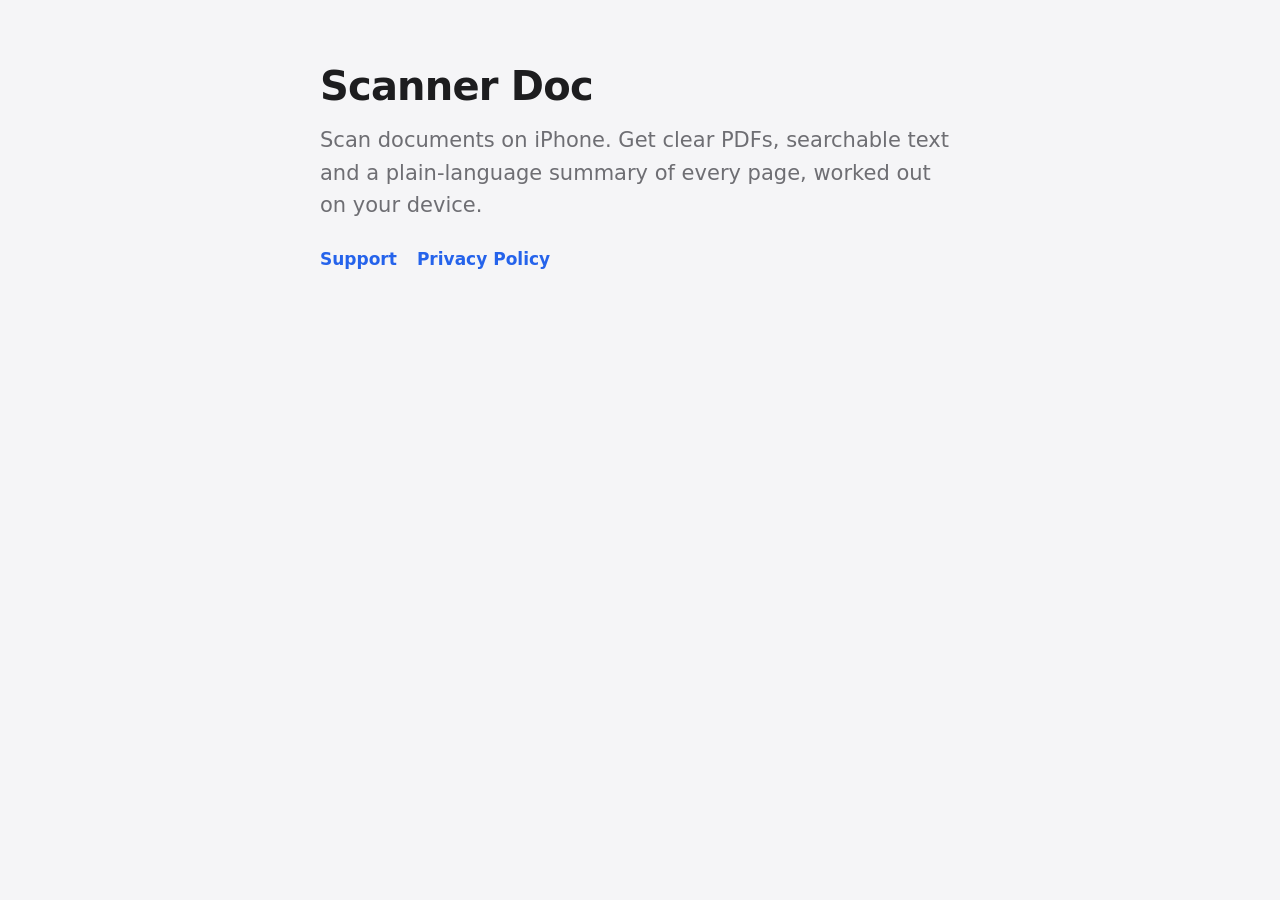
<file: index.html>
<!doctype html>
<html lang="en">
<head>
<meta charset="utf-8">
<meta name="viewport" content="width=device-width, initial-scale=1">
<title>Scanner Doc</title>
<link rel="stylesheet" href="style.css">
</head>
<body>
<main>
  <h1>Scanner Doc</h1>
  <p class="lead">Scan documents on iPhone. Get clear PDFs, searchable text and a plain-language summary of every page, worked out on your device.</p>
  <ul class="links">
    <li><a href="support.html">Support</a></li>
    <li><a href="privacy.html">Privacy Policy</a></li>
  </ul>
</main>
</body>
</html>
</file>
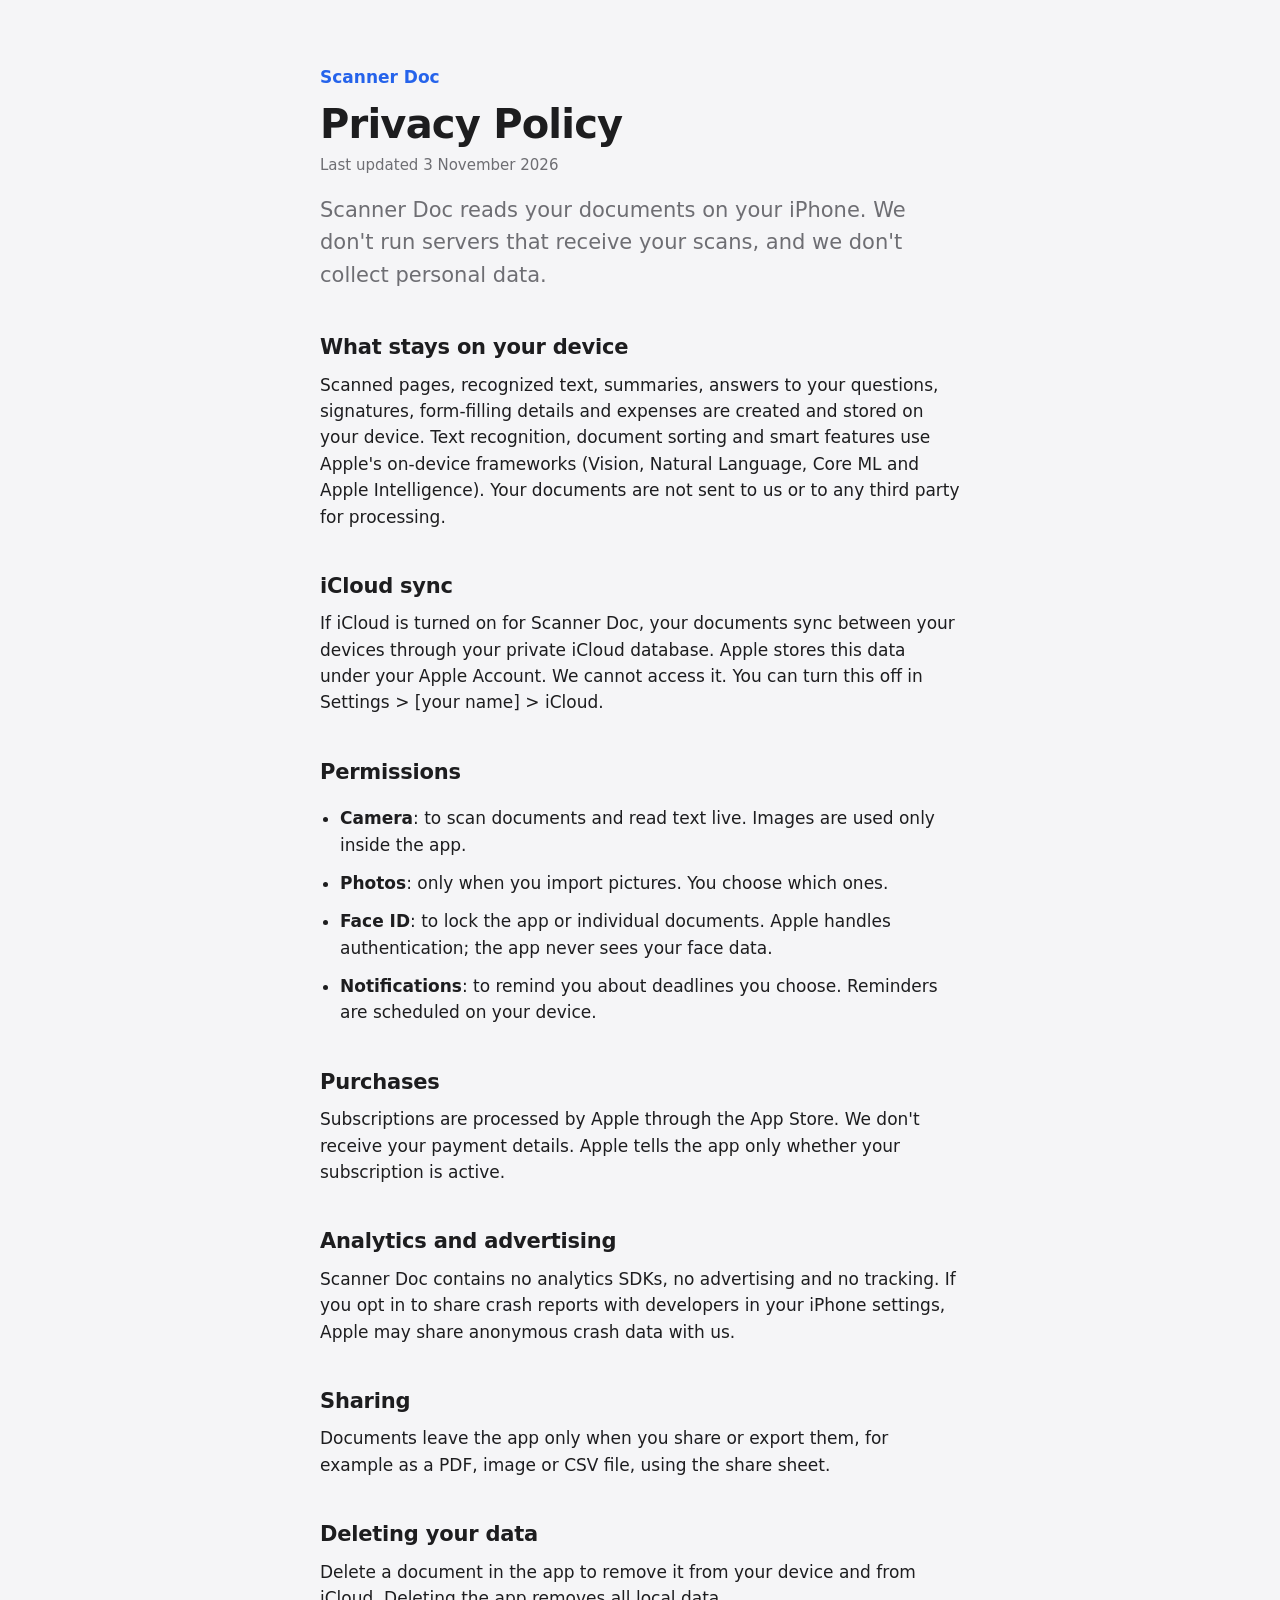
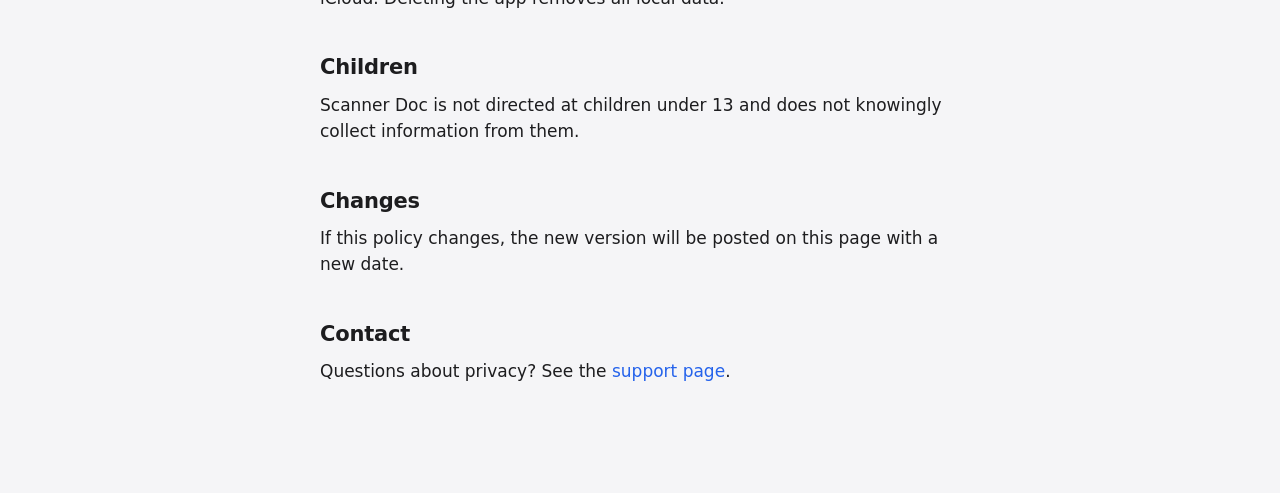
<file: privacy.html>
<!doctype html>
<html lang="en">
<head>
<meta charset="utf-8">
<meta name="viewport" content="width=device-width, initial-scale=1">
<title>Scanner Doc Privacy Policy</title>
<link rel="stylesheet" href="style.css">
</head>
<body>
<main>
  <p class="eyebrow"><a href="index.html">Scanner Doc</a></p>
  <h1>Privacy Policy</h1>
  <p class="meta">Last updated 3 November 2026</p>

  <p class="lead">Scanner Doc reads your documents on your iPhone. We don't run servers that receive your scans, and we don't collect personal data.</p>

  <h2>What stays on your device</h2>
  <p>Scanned pages, recognized text, summaries, answers to your questions, signatures, form-filling details and expenses are created and stored on your device. Text recognition, document sorting and smart features use Apple's on-device frameworks (Vision, Natural Language, Core ML and Apple Intelligence). Your documents are not sent to us or to any third party for processing.</p>

  <h2>iCloud sync</h2>
  <p>If iCloud is turned on for Scanner Doc, your documents sync between your devices through your private iCloud database. Apple stores this data under your Apple Account. We cannot access it. You can turn this off in Settings &gt; [your name] &gt; iCloud.</p>

  <h2>Permissions</h2>
  <ul>
    <li><strong>Camera</strong>: to scan documents and read text live. Images are used only inside the app.</li>
    <li><strong>Photos</strong>: only when you import pictures. You choose which ones.</li>
    <li><strong>Face ID</strong>: to lock the app or individual documents. Apple handles authentication; the app never sees your face data.</li>
    <li><strong>Notifications</strong>: to remind you about deadlines you choose. Reminders are scheduled on your device.</li>
  </ul>

  <h2>Purchases</h2>
  <p>Subscriptions are processed by Apple through the App Store. We don't receive your payment details. Apple tells the app only whether your subscription is active.</p>

  <h2>Analytics and advertising</h2>
  <p>Scanner Doc contains no analytics SDKs, no advertising and no tracking. If you opt in to share crash reports with developers in your iPhone settings, Apple may share anonymous crash data with us.</p>

  <h2>Sharing</h2>
  <p>Documents leave the app only when you share or export them, for example as a PDF, image or CSV file, using the share sheet.</p>

  <h2>Deleting your data</h2>
  <p>Delete a document in the app to remove it from your device and from iCloud. Deleting the app removes all local data.</p>

  <h2>Children</h2>
  <p>Scanner Doc is not directed at children under 13 and does not knowingly collect information from them.</p>

  <h2>Changes</h2>
  <p>If this policy changes, the new version will be posted on this page with a new date.</p>

  <h2>Contact</h2>
  <p>Questions about privacy? See the <a href="support.html">support page</a>.</p>
</main>
</body>
</html>
</file>
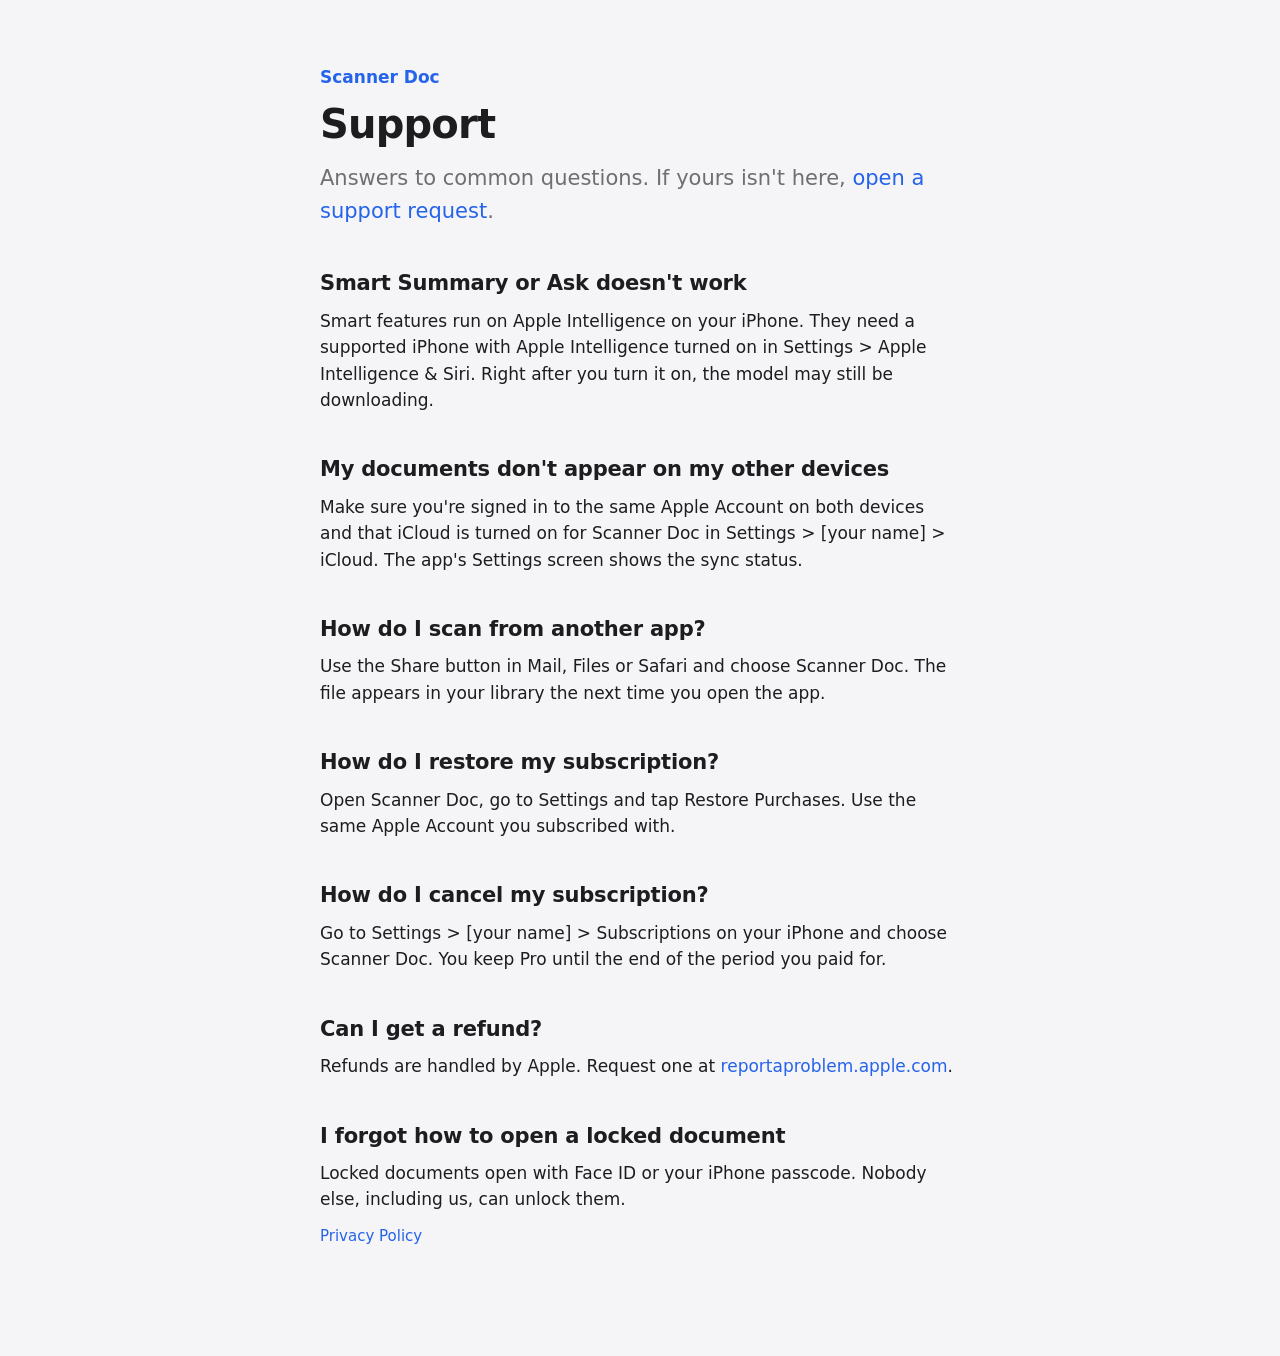
<file: support.html>
<!doctype html>
<html lang="en">
<head>
<meta charset="utf-8">
<meta name="viewport" content="width=device-width, initial-scale=1">
<title>Scanner Doc Support</title>
<link rel="stylesheet" href="style.css">
</head>
<body>
<main>
  <p class="eyebrow"><a href="index.html">Scanner Doc</a></p>
  <h1>Support</h1>
  <p class="lead">Answers to common questions. If yours isn't here, <a href="https://github.com/jaicomkz/scannerdoc-site/issues/new">open a support request</a>.</p>

  <h2>Smart Summary or Ask doesn't work</h2>
  <p>Smart features run on Apple Intelligence on your iPhone. They need a supported iPhone with Apple Intelligence turned on in Settings &gt; Apple Intelligence &amp; Siri. Right after you turn it on, the model may still be downloading.</p>

  <h2>My documents don't appear on my other devices</h2>
  <p>Make sure you're signed in to the same Apple Account on both devices and that iCloud is turned on for Scanner Doc in Settings &gt; [your name] &gt; iCloud. The app's Settings screen shows the sync status.</p>

  <h2>How do I scan from another app?</h2>
  <p>Use the Share button in Mail, Files or Safari and choose Scanner Doc. The file appears in your library the next time you open the app.</p>

  <h2>How do I restore my subscription?</h2>
  <p>Open Scanner Doc, go to Settings and tap Restore Purchases. Use the same Apple Account you subscribed with.</p>

  <h2>How do I cancel my subscription?</h2>
  <p>Go to Settings &gt; [your name] &gt; Subscriptions on your iPhone and choose Scanner Doc. You keep Pro until the end of the period you paid for.</p>

  <h2>Can I get a refund?</h2>
  <p>Refunds are handled by Apple. Request one at <a href="https://reportaproblem.apple.com">reportaproblem.apple.com</a>.</p>

  <h2>I forgot how to open a locked document</h2>
  <p>Locked documents open with Face ID or your iPhone passcode. Nobody else, including us, can unlock them.</p>

  <p class="meta"><a href="privacy.html">Privacy Policy</a></p>
</main>
</body>
</html>
</file>
<file: style.css>
:root {
  --bg: #f5f5f7;
  --text: #1d1d1f;
  --muted: #6e6e73;
  --accent: #2563eb;
  color-scheme: light dark;
}
@media (prefers-color-scheme: dark) {
  :root { --bg: #000; --text: #f5f5f7; --muted: #a1a1a6; --accent: #4f8bff; }
}
* { box-sizing: border-box; }
body {
  margin: 0;
  background: var(--bg);
  color: var(--text);
  font: 17px/1.55 -apple-system, BlinkMacSystemFont, system-ui, sans-serif;
}
main { max-width: 680px; margin: 0 auto; padding: 64px 20px 96px; }
h1 { font-size: 40px; line-height: 1.1; letter-spacing: -0.02em; margin: 0 0 8px; }
h2 { font-size: 21px; letter-spacing: -0.01em; margin: 40px 0 8px; }
p, li { margin: 0 0 12px; }
ul { padding-left: 20px; }
a { color: var(--accent); text-decoration: none; }
a:hover { text-decoration: underline; }
.eyebrow { font-weight: 600; margin-bottom: 12px; }
.meta { color: var(--muted); font-size: 15px; }
.lead { font-size: 21px; color: var(--muted); margin: 16px 0 24px; }
.links { list-style: none; padding: 0; display: flex; gap: 20px; font-weight: 600; }
</file>
